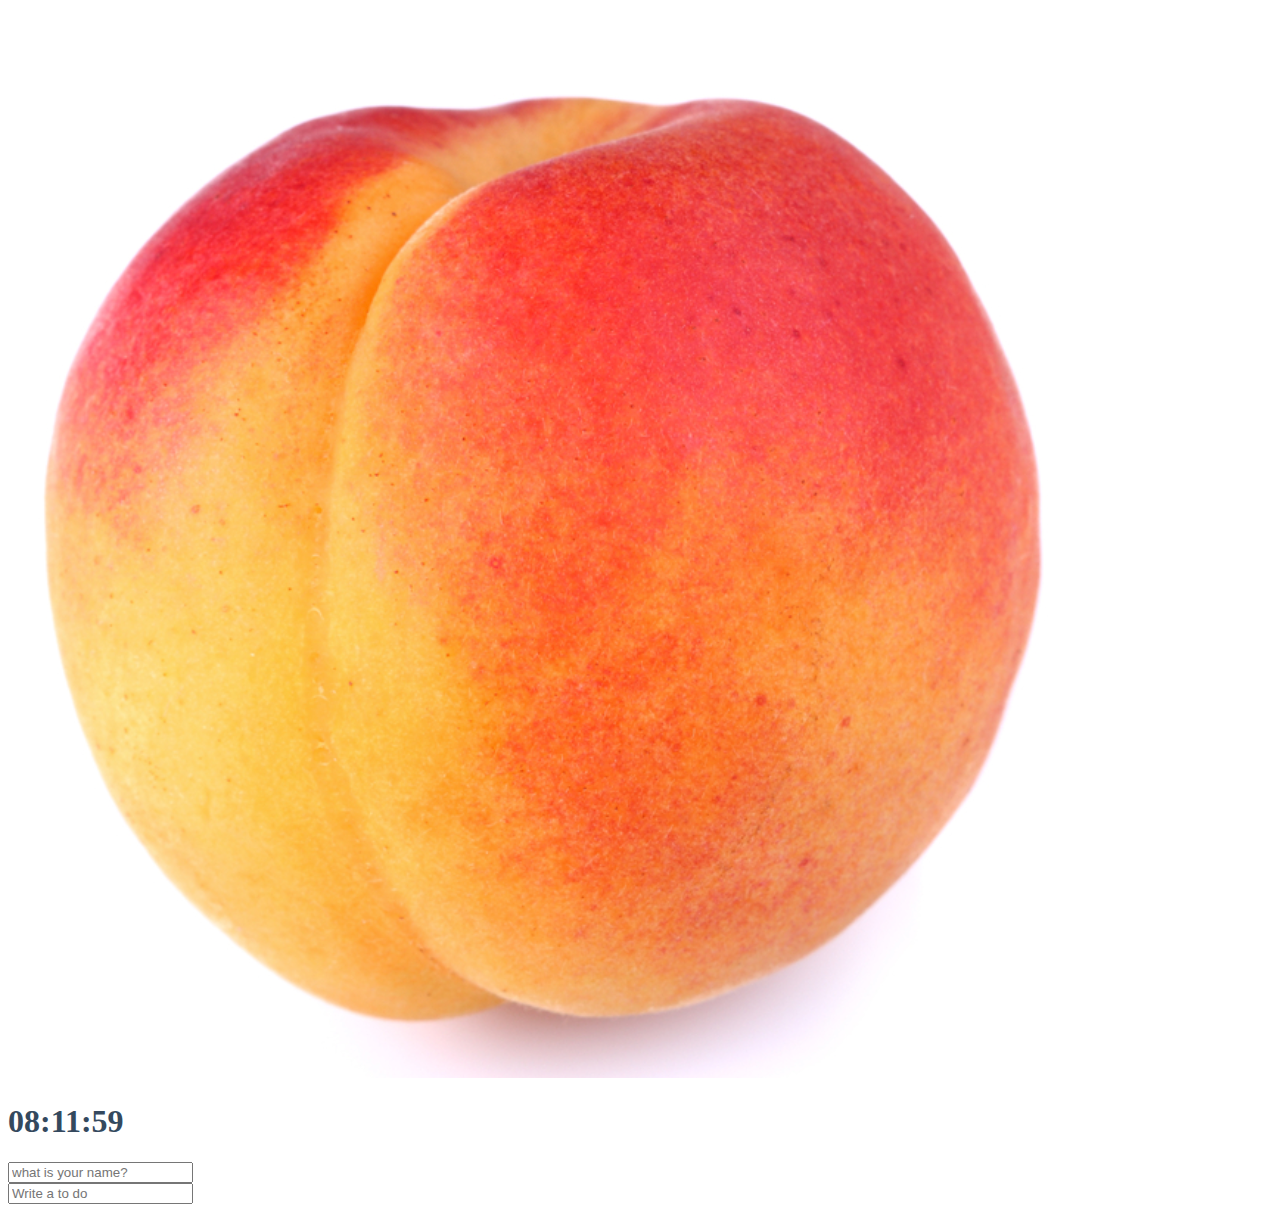
<file: nomad1/index.html>
<!DOCTYPE html>
<head>
    <title>Something</title>
    <link rel="stylesheet" href="index.css"/>
</head>

<body>

<div class="js-clock">
    <h1>00:00</h1>
</div>

<form class="js-form form">
    <input type="text" placeholder="what is your name?"/>
</form>
<h4 class="js-greetings greetings"></h4>
<form class="js-toDoForm">
    <input type="text" placeholder="Write a to do" />
</form>
<ul class="js-toDoList">
</ul>
<span class="js-weather"></span>
<script src="clock.js"></script>
<script src="greeting.js"></script>
<script src="todo.js"></script>
<script src="bg.js"></script>
<script src="weather.js"></script>
</body>

</html>
</file>
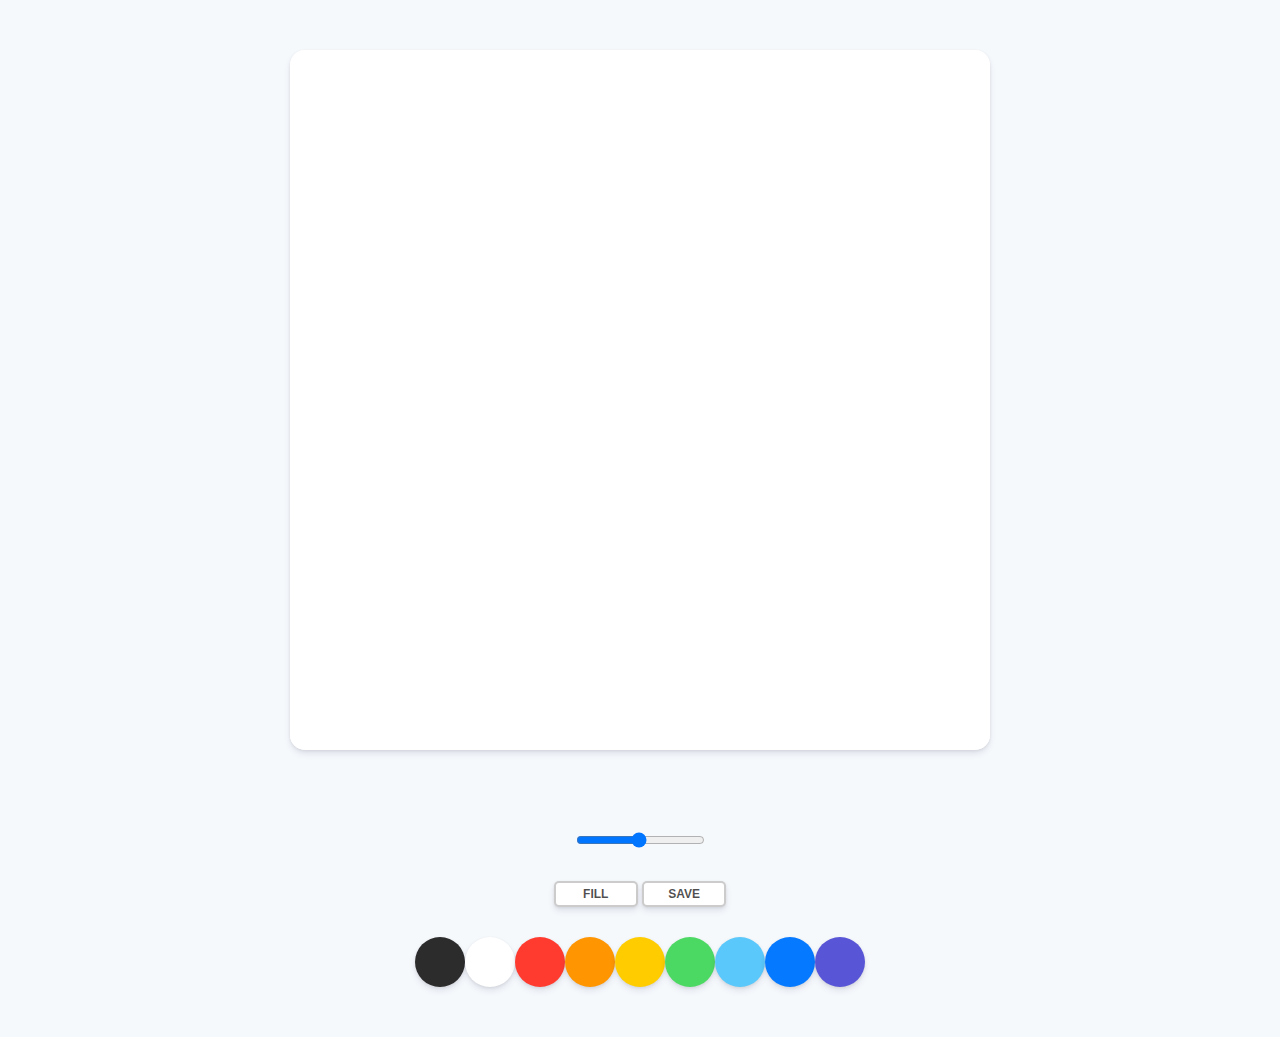
<file: nomad2/index.html>
<!DOCTYPE html>
<html lang="en">
<head>
    <meta charset="UTF-8" />
    <meta name="viewport" content="width=device-width, initial-scale=1.0" />
    <meta http-equiv="X-UA-Compatible" content="ie=edge" />
    <link rel="stylesheet" href="./style.css" />
    <title>PaintJS</title>
</head>
<body>
<canvas id="jsCanvas" class="canvas"></canvas>
<div class="controls">
    <div class="controls__range">
        <input
                type="range"
                id="jsRange"
                min="0.1"
                max="5"
                value="2.5"
                step="0.1"
        />
    </div>
    <div class="controls__btns">
        <button id="jsMode">Fill</button>
        <button id="jsSave">Save</button>
    </div>
    <div class="controls__colors" id="jsColors">
        <div
                class="controls__color jsColor"
                style="background-color:#2c2c2c"
        ></div>
        <div
                class="controls__color jsColor"
                style="background-color:white"
        ></div>
        <div
                class="controls__color jsColor"
                style="background-color:#FF3B30"
        ></div>
        <div
                class="controls__color jsColor"
                style="background-color:#FF9500"
        ></div>
        <div
                class="controls__color jsColor"
                style="background-color:#FFCC00"
        ></div>
        <div
                class="controls__color jsColor"
                style="background-color:#4CD963"
        ></div>
        <div
                class="controls__color jsColor"
                style="background-color:#5AC8FA"
        ></div>
        <div
                class="controls__color jsColor"
                style="background-color:#0579FF"
        ></div>
        <div
                class="controls__color jsColor"
                style="background-color:#5856D6"
        ></div>
    </div>
</div>
<script src="app.js"></script>
</body>
</html>
</file>
<file: nomad1/index.css>
body {
    background-color: white;
}

body {
    color: #34495e;
}


.form,
.greetings {
    display: none;
}

.showing {
    display: block;
}


.bgImage {
    position: absolute;
    top: 0;
    left: 0;
    width: 100%;
    height: 100%;
    z-index: -1;
    animation: fadeIn 0.5s linear;
}
</file>
<file: nomad2/style.css>
@import "reset.css";
body {
    background-color: #f6f9fc;
    font-family: -apple-system, BlinkMacSystemFont, "Segoe UI", Roboto, Oxygen,
    Ubuntu, Cantarell, "Open Sans", "Helvetica Neue", sans-serif;
    display: flex;
    flex-direction: column;
    align-items: center;
    padding: 50px 0px;
}

.canvas {
    width: 700px;
    height: 700px;
    background-color: white;
    border-radius: 15px;
    box-shadow: 0 4px 6px rgba(50, 50, 93, 0.11), 0 1px 3px rgba(0, 0, 0, 0.08);
}

.controls {
    margin-top: 80px;
    display: flex;
    flex-direction: column;
    align-items: center;
}

.controls .controls__btns {
    margin-bottom: 30px;
}

.controls__btns button {
    all: unset;
    cursor: pointer;
    background-color: white;
    padding: 5px 0px;
    width: 80px;
    text-align: center;
    border-radius: 5px;
    box-shadow: 0 4px 6px rgba(50, 50, 93, 0.11), 0 1px 3px rgba(0, 0, 0, 0.08);
    border: 2px solid rgba(0, 0, 0, 0.2);
    color: rgba(0, 0, 0, 0.7);
    text-transform: uppercase;
    font-weight: 800;
    font-size: 12px;
}

.controls__btns button:active {
    transform: scale(0.98);
}

.controls .controls__colors {
    display: flex;
}

.controls__colors .controls__color {
    width: 50px;
    height: 50px;
    border-radius: 25px;
    cursor: pointer;
    box-shadow: 0 4px 6px rgba(50, 50, 93, 0.11), 0 1px 3px rgba(0, 0, 0, 0.08);
}

.controls .controls__range {
    margin-bottom: 30px;
}
</file>
